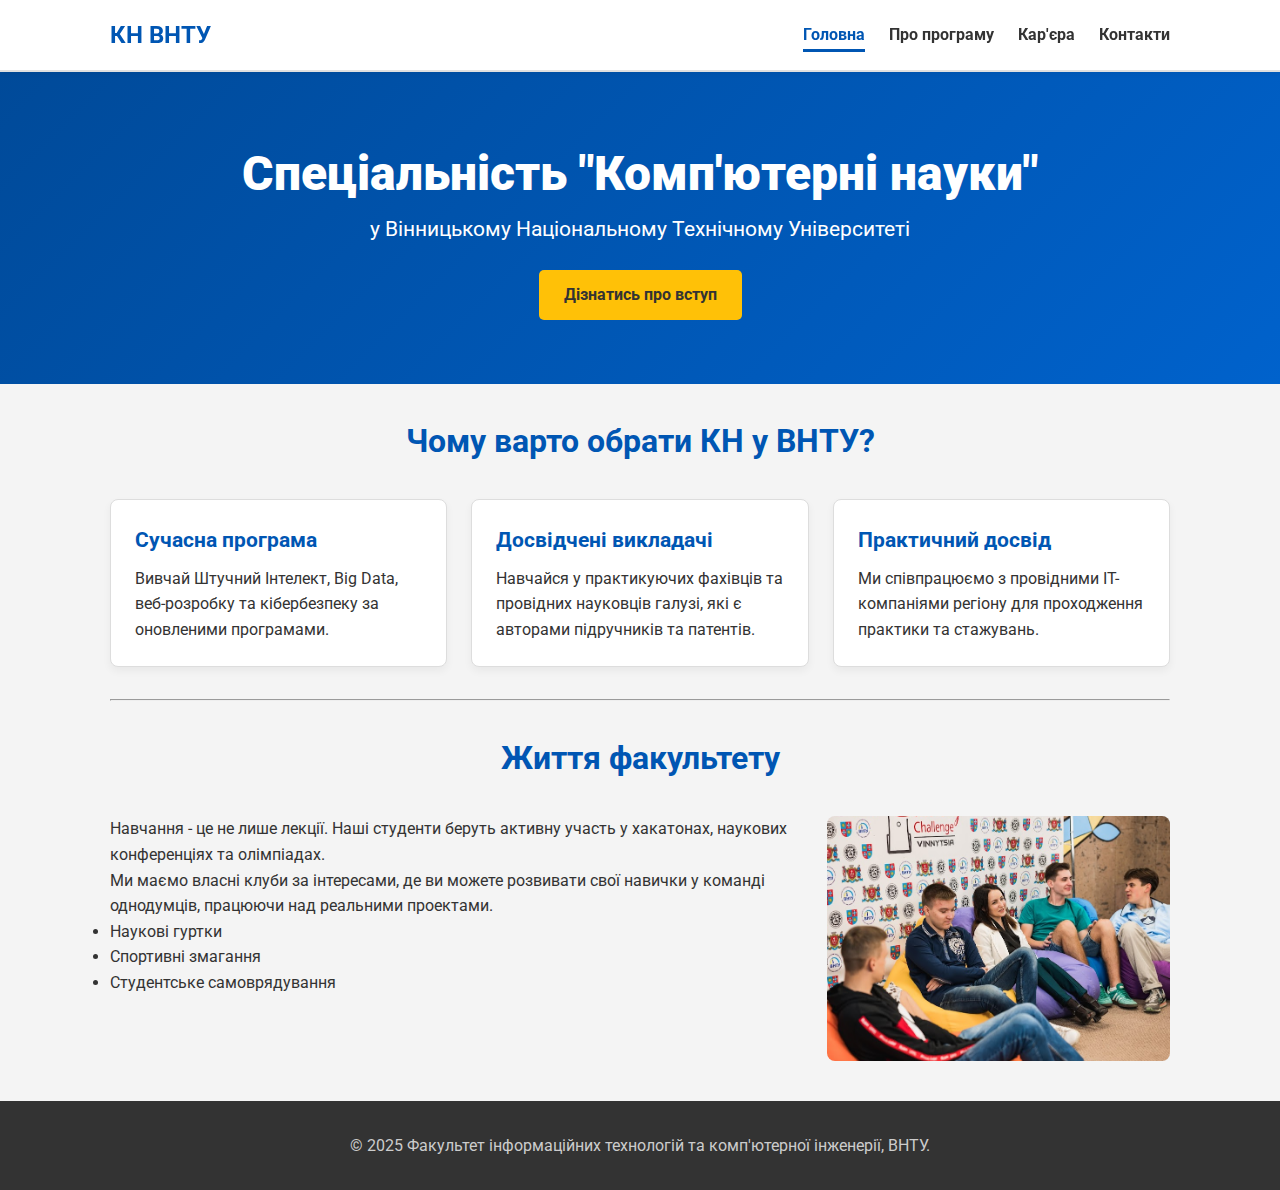
<file: index.html>
<!DOCTYPE html>
<html lang="uk">
<head>
    <meta charset="UTF-8">
    <meta name="viewport" content="width=device-width, initial-scale=1.0">
    <title>Комп'ютерні науки | Головна | ВНТУ</title>
    <link rel="stylesheet" href="style.css">
    <link href="https://fonts.googleapis.com/css2?family=Roboto:wght@400;700;900&display=swap" rel="stylesheet">
</head>
<body>

    <header>
        <div class="container">
            <a href="index.html" class="logo">КН ВНТУ</a>
            <nav>
                <ul>
                    <li class="active"><a href="index.html">Головна</a></li>
                    <li><a href="program.html">Про програму</a></li>
                    <li><a href="career.html">Кар'єра</a></li>
                    <li><a href="contact.html">Контакти</a></li>
                </ul>
            </nav>
        </div>
    </header>

    <section class="hero">
        <h1>Спеціальність "Комп'ютерні науки"</h1>
        <p>у Вінницькому Національному Технічному Університеті</p>
        <a href="https://vntu.edu.ua/uk/admission/i-want-to-study.html" class="cta-button" target="_blank">Дізнатись про вступ</a>
    </section>

    <main class="container">
        <section id="about">
            <h2>Чому варто обрати КН у ВНТУ?</h2>
            <div class="grid-3">
                <div class="card">
                    <h3>Сучасна програма</h3>
                    <p>Вивчай Штучний Інтелект, Big Data, веб-розробку та кібербезпеку за оновленими програмами.</p>
                </div>
                <div class="card">
                    <h3>Досвідчені викладачі</h3>
                    <p>Навчайся у практикуючих фахівців та провідних науковців галузі, які є авторами підручників та патентів.</p>
                </div>
                <div class="card">
                    <h3>Практичний досвід</h3>
                    <p>Ми співпрацюємо з провідними ІТ-компаніями регіону для проходження практики та стажувань.</p>
                </div>
            </div>
        </section>

        <hr>

        <section id="student-life">
            <h2>Життя факультету</h2>
            <div class="content-split">
                <div class="text-content">
                    <p>Навчання - це не лише лекції. Наші студенти беруть активну участь у хакатонах, наукових конференціях та олімпіадах. </p>
                    <p>Ми маємо власні клуби за інтересами, де ви можете розвивати свої навички у команді однодумців, працюючи над реальними проектами.</p>
                    <ul>
                        <li>Наукові гуртки</li>
                        <li>Спортивні змагання</li>
                        <li>Студентське самоврядування</li>
                    </ul>
                </div>
                <div class="image-content">
                    <img src="fff.png" alt="Тут опис вашого зображення">
                    </div>
                </div>
            </div>
        </section>
    </main>

    <footer>
        <p>&copy; 2025 Факультет інформаційних технологій та комп'ютерної інженерії, ВНТУ.</p>
    </footer>

</body>
</html>
</file>
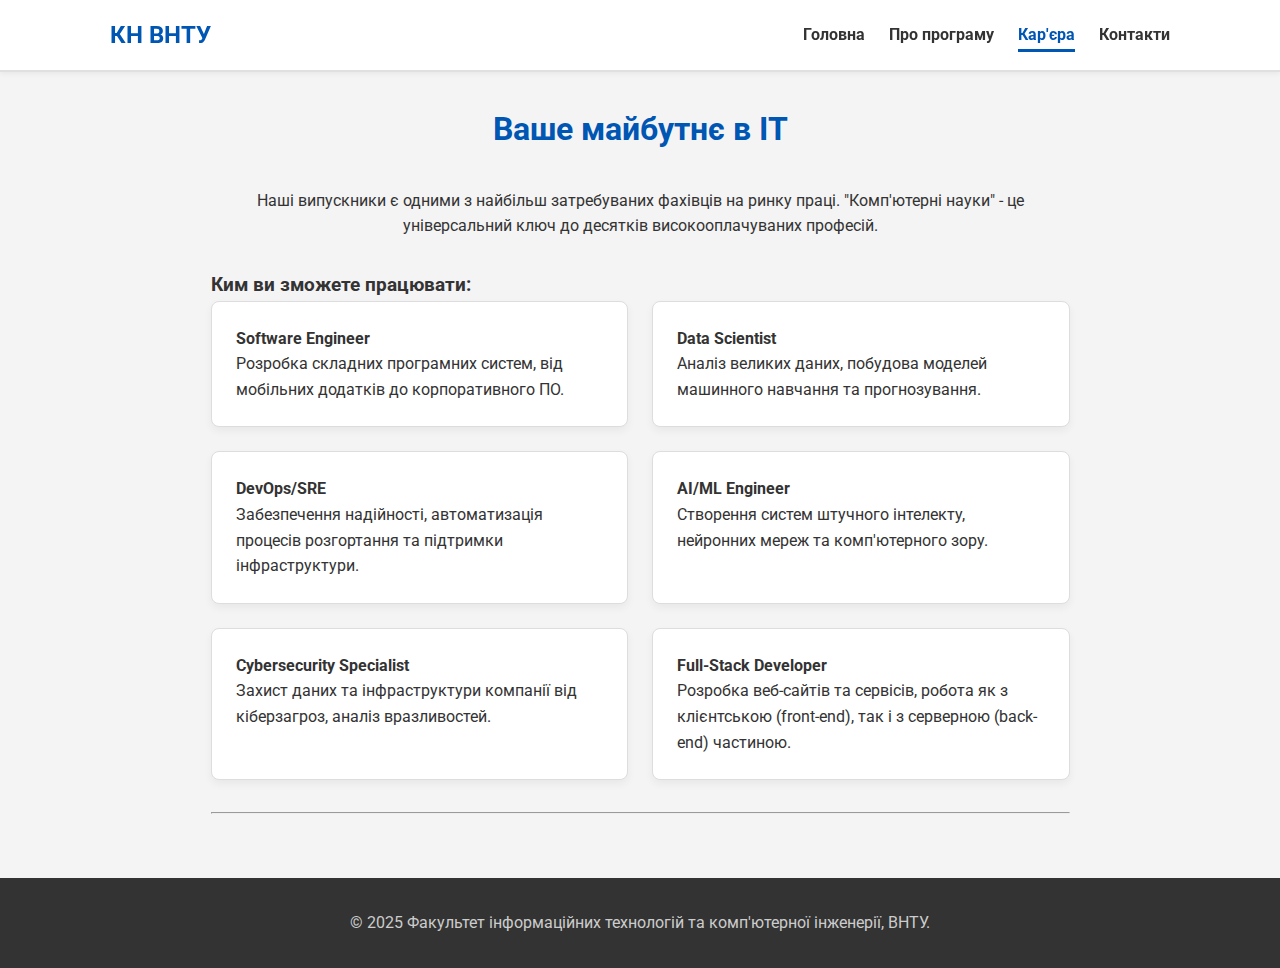
<file: career.html>
<!DOCTYPE html>
<html lang="uk">
<head>
    <meta charset="UTF-8">
    <meta name="viewport" content="width=device-width, initial-scale=1.0">
    <title>Кар'єра | КН ВНТУ</title>
    <link rel="stylesheet" href="style.css">
    <link href="https://fonts.googleapis.com/css2?family=Roboto:wght@400;700;900&display=swap" rel="stylesheet">
</head>
<body>

    <header>
        <div class="container">
            <a href="index.html" class="logo">КН ВНТУ</a>
            <nav>
                <ul>
                    <li><a href="index.html">Головна</a></li>
                    <li><a href="program.html">Про програму</a></li>
                    <li class="active"><a href="career.html">Кар'єра</a></li>
                    <li><a href="contact.html">Контакти</a></li>
                </ul>
            </nav>
        </div>
    </header>

    <main class="container">
        <section id="career-prospects">
            <h2>Ваше майбутнє в IT</h2>
            <p style="text-align: center; max-width: 800px; margin: 0 auto 2rem auto;">Наші випускники є одними з найбільш затребуваних фахівців на ринку праці. "Комп'ютерні науки" - це універсальний ключ до десятків високооплачуваних професій.</p>
            
            <h3>Ким ви зможете працювати:</h3>
            <div class="grid-3">
                <div class="card">
                    <h4>Software Engineer</h4>
                    <p>Розробка складних програмних систем, від мобільних додатків до корпоративного ПО.</p>
                </div>
                <div class="card">
                    <h4>Data Scientist</h4>
                    <p>Аналіз великих даних, побудова моделей машинного навчання та прогнозування.</p>
                </div>
                <div class="card">
                    <h4>DevOps/SRE</h4>
                    <p>Забезпечення надійності, автоматизація процесів розгортання та підтримки інфраструктури.</p>
                </div>
                <div class="card">
                    <h4>AI/ML Engineer</h4>
                    <p>Створення систем штучного інтелекту, нейронних мереж та комп'ютерного зору.</p>
                </div>
                <div class="card">
                    <h4>Cybersecurity Specialist</h4>
                    <p>Захист даних та інфраструктури компанії від кіберзагроз, аналіз вразливостей.</p>
                </div>
                <div class="card">
                    <h4>Full-Stack Developer</h4>
                    <p>Розробка веб-сайтів та сервісів, робота як з клієнтською (front-end), так і з серверною (back-end) частиною.</p>
                </div>
            </div>
        </section>

        <hr>

        <section id="partners">
            
            </div>
        </section>
    </main>

    <footer>
        <p>&copy; 2025 Факультет інформаційних технологій та комп'ютерної інженерії, ВНТУ.</p>
    </footer>

</body>
</html>
</file>
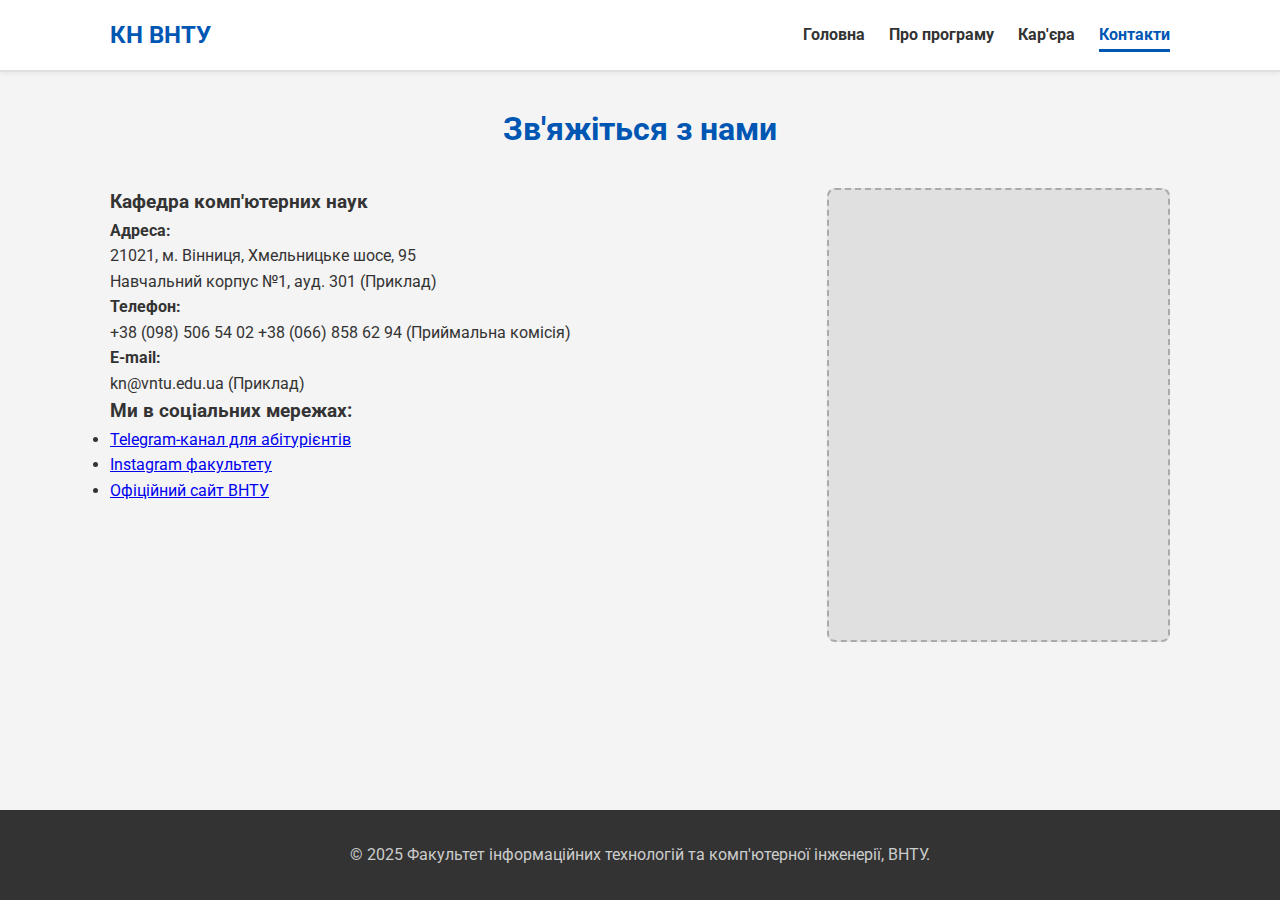
<file: contact.html>
<!DOCTYPE html>
<html lang="uk">
<head>
    <meta charset="UTF-8">
    <meta name="viewport" content="width=device-width, initial-scale=1.0">
    <title>Контакти | КН ВНТУ</title>
    <link rel="stylesheet" href="style.css">
    <link href="https://fonts.googleapis.com/css2?family=Roboto:wght@400;700;900&display=swap" rel="stylesheet">
</head>
<body>

    <header>
        <div class="container">
            <a href="index.html" class="logo">КН ВНТУ</a>
            <nav>
                <ul>
                    <li><a href="index.html">Головна</a></li>
                    <li><a href="program.html">Про програму</a></li>
                    <li><a href="career.html">Кар'єра</a></li>
                    <li class="active"><a href="contact.html">Контакти</a></li>
                </ul>
            </nav>
        </div>
    </header>

    <main class="container">
        <section id="contact-info">
            <h2>Зв'яжіться з нами</h2>
            <div class="content-split">
                <div class="text-content">
                    <h3>Кафедра комп'ютерних наук</h3>
                    <p><strong>Адреса:</strong><br>
                        21021, м. Вінниця, Хмельницьке шосе, 95<br>
                        Навчальний корпус №1, ауд. 301 (Приклад)
                    </p>
                    <p><strong>Телефон:</strong><br>
                        +38 (098) 506 54 02
                        +38 (066) 858 62 94 (Приймальна комісія)
                    </p>
                    <p><strong>E-mail:</strong><br>
                        kn@vntu.edu.ua (Приклад)
                    </p>

                    <h3>Ми в соціальних мережах:</h3>
                    <ul>
                        <li><a href="#">Telegram-канал для абітурієнтів</a></li>
                        <li><a href="#">Instagram факультету</a></li>
                        <li><a href="#">Офіційний сайт ВНТУ</a></li>
                    </ul>
                </div>
                <div class="image-content">
                    <div class="img-placeholder" style="min-height: 400px;">
                        <iframe src="https://www.google.com/maps/embed?pb=!1m18!1m12!1m3!1d5157.6365793937675!2d28.415112838581024!3d49.23133753952259!2m3!1f0!2f0!3f0!3m2!1i1024!2i768!4f13.1!3m3!1m2!1s0x472d5c5eb3978a07%3A0x591bf4ded045dfa!2z0JLRltC90L3QuNGG0YzQutC40Lkg0L3QsNGG0ZbQvtC90LDQu9GM0L3QuNC5INGC0LXRhdC90ZbRh9C90LjQuSDRg9C90ZbQstC10YDRgdC40YLQtdGC!5e0!3m2!1suk!2sua!4v1761763340447!5m2!1suk!2sua" width="600" height="450" style="border:0;" allowfullscreen="" loading="lazy" referrerpolicy="no-referrer-when-downgrade"></iframe>
                    </div>
                </div>
            </div>
        </section>
    </main>

    <footer>
        <p>&copy; 2025 Факультет інформаційних технологій та комп'ютерної інженерії, ВНТУ.</p>
    </footer>

</body>
</html>
</file>
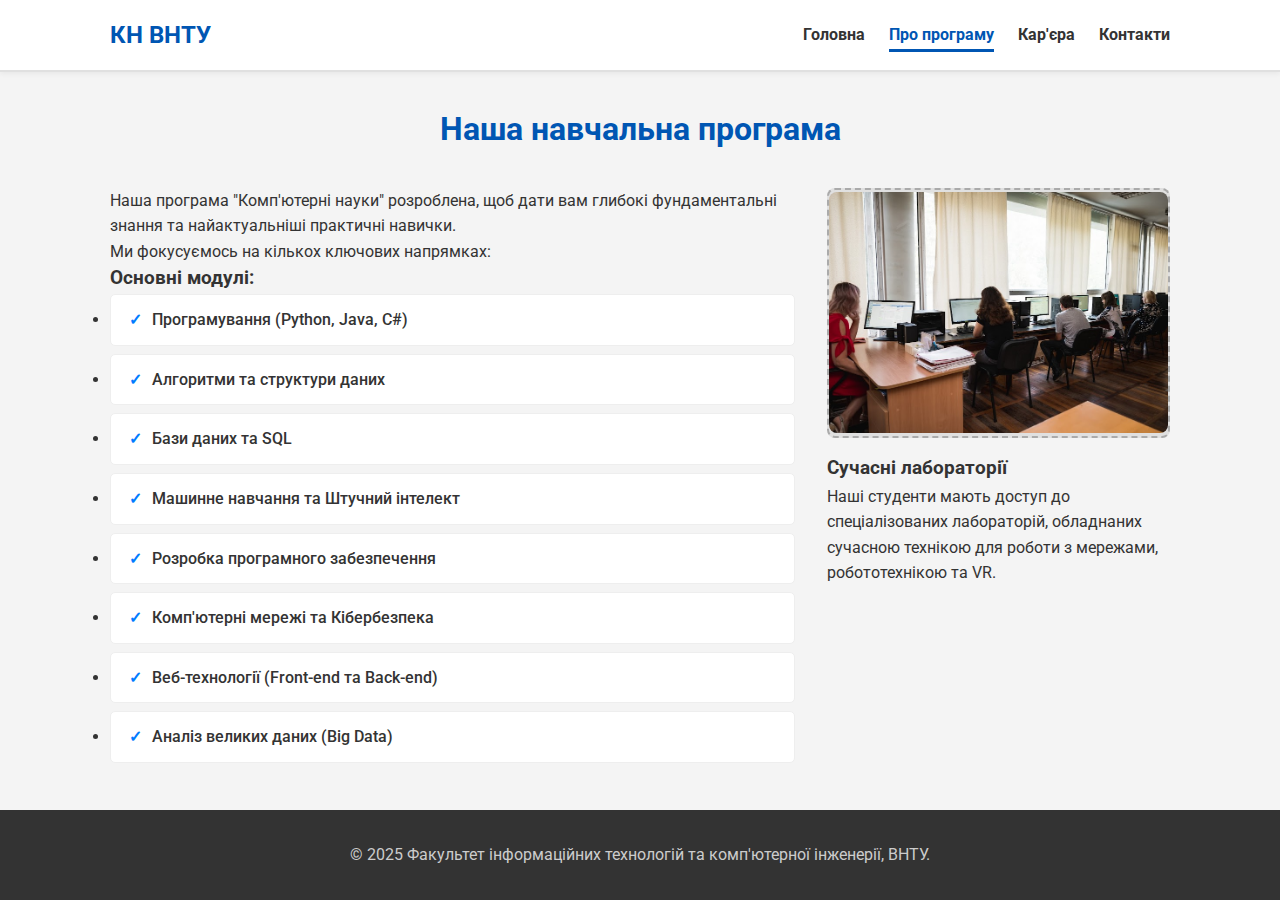
<file: program.html>
<!DOCTYPE html>
<html lang="uk">
<head>
    <meta charset="UTF-8">
    <meta name="viewport" content="width=device-width, initial-scale=1.0">
    <title>Про програму | КН ВНТУ</title>
    <link rel="stylesheet" href="style.css">
    <link href="https://fonts.googleapis.com/css2?family=Roboto:wght@400;700;900&display=swap" rel="stylesheet">
</head>
<body>

    <header>
        <div class="container">
            <a href="index.html" class="logo">КН ВНТУ</a>
            <nav>
                <ul>
                    <li><a href="index.html">Головна</a></li>
                    <li class="active"><a href="program.html">Про програму</a></li>
                    <li><a href="career.html">Кар'єра</a></li>
                    <li><a href="contact.html">Контакти</a></li>
                </ul>
            </nav>
        </div>
    </header>

    <main class="container">
        <section id="program-details">
            <h2>Наша навчальна програма</h2>
            <div class="content-split">
                <div class="text-content">
                    <p>Наша програма "Комп'ютерні науки" розроблена, щоб дати вам глибокі фундаментальні знання та найактуальніші практичні навички.</p>
                    <p>Ми фокусуємось на кількох ключових напрямках:</p>
                    
                    <h3>Основні модулі:</h3>
                    <ul class="curriculum-list">
                        <li>Програмування (Python, Java, C#)</li>
                        <li>Алгоритми та структури даних</li>
                        <li>Бази даних та SQL</li>
                        <li>Машинне навчання та Штучний інтелект</li>
                        <li>Розробка програмного забезпечення</li>
                        <li>Комп'ютерні мережі та Кібербезпека</li>
                        <li>Веб-технології (Front-end та Back-end)</li>
                        <li>Аналіз великих даних (Big Data)</li>
                    </ul>
                </div>
                <div class="image-content">
                    <div class="img-placeholder">
                        <img src="CLASS.png">
                        
                    </div>
                    <h3>Сучасні лабораторії</h3>
                    <p>Наші студенти мають доступ до спеціалізованих лабораторій, обладнаних сучасною технікою для роботи з мережами, робототехнікою та VR.</p>
                </div>
            </div>
        </section>
    </main>

    <footer>
        <p>&copy; 2025 Факультет інформаційних технологій та комп'ютерної інженерії, ВНТУ.</p>
    </footer>

</body>
</html>
</file>
<file: style.css>
/* ======== Глобальні Налаштування ======== */
* {
    box-sizing: border-box;
    margin: 0;
    padding: 0;
}

body {
    font-family: 'Roboto', sans-serif;
    line-height: 1.6;
    background-color: #f4f4f4;
    color: #333;
    display: flex;
    flex-direction: column;
    min-height: 100vh;
}

.container {
    max-width: 1100px;
    margin: auto;
    padding: 0 20px;
}

main {
    flex-grow: 1; /* Притискає футер до низу */
    padding-bottom: 2rem;
}

img {
    max-width: 100%;
    height: auto;
    border-radius: 8px;
}

/* ======== Хедер (Шапка) та Навігація ======== */
header {
    background: #ffffff;
    border-bottom: 2px solid #e0e0e0;
    padding: 1rem 0;
    position: sticky;
    top: 0;
    z-index: 100;
    box-shadow: 0 2px 5px rgba(0,0,0,0.05);
}

header .container {
    display: flex;
    justify-content: space-between;
    align-items: center;
}

.logo {
    font-size: 1.5rem;
    font-weight: 700;
    color: #0056b3; /* Фірмовий синій ВНТУ */
    text-decoration: none;
}

nav ul {
    list-style: none;
    display: flex;
}

nav li {
    margin-left: 1.5rem;
}

nav a {
    text-decoration: none;
    color: #333;
    font-weight: 700;
    padding: 5px 0;
    transition: color 0.2s;
}

nav a:hover {
    color: #007bff;
}

/* Виділяємо активну сторінку */
nav li.active a {
    color: #0056b3;
    border-bottom: 3px solid #0056b3;
}

/* ======== Головний Екран (Hero) ======== */
.hero {
    background: linear-gradient(135deg, #004a99, #0062cc);
    color: #ffffff;
    padding: 4rem 0;
    text-align: center;
}

.hero h1 {
    font-size: 3rem;
    font-weight: 900;
}

.hero p {
    font-size: 1.3rem;
    margin-bottom: 1.5rem;
}

.cta-button {
    display: inline-block;
    background-color: #ffc107;
    color: #333;
    padding: 12px 25px;
    font-size: 1rem;
    font-weight: 700;
    text-decoration: none;
    border-radius: 5px;
    transition: transform 0.2s ease, background-color 0.2s ease;
}

.cta-button:hover {
    background-color: #ffca2c;
    transform: scale(1.05);
}

/* ======== Секції та Картки ======== */
section {
    padding: 2rem 0;
}

h2 {
    color: #0056b3;
    text-align: center;
    font-size: 2rem;
    margin-bottom: 2rem;
}

.grid-3 {
    display: grid;
    grid-template-columns: repeat(auto-fit, minmax(300px, 1fr));
    gap: 1.5rem;
}

.card {
    background: #ffffff;
    border: 1px solid #ddd;
    border-radius: 8px;
    padding: 1.5rem;
    box-shadow: 0 4px 8px rgba(0,0,0,0.05);
}

.card h3 {
    color: #0056b3;
    font-size: 1.3rem;
    margin-bottom: 0.5rem;
}

/* ======== Заглушки для фото ======== */
.img-placeholder {
    width: 100%;
    min-height: 250px;
    background: #e0e0e0;
    border: 2px dashed #aaa;
    display: flex;
    align-items: center;
    justify-content: center;
    text-align: center;
    color: #777;
    font-weight: 700;
    border-radius: 8px;
    margin-bottom: 1rem;
}

/* ======== Специфічні стилі для сторінок ======== */
.content-split {
    display: flex;
    gap: 2rem;
    align-items: flex-start;
}

.content-split .text-content {
    flex: 2;
}

.content-split .image-content {
    flex: 1;
    min-width: 300px;
}

/* Список дисциплін */
.curriculum-list li {
    background: #fff;
    border: 1px solid #eee;
    margin-bottom: 8px;
    padding: 12px 18px;
    border-radius: 5px;
    font-weight: 500;
}
.curriculum-list li::before {
    content: '✓';
    color: #007bff;
    font-weight: bold;
    margin-right: 10px;
}

/* Контактна форма (базово) */
.contact-form label {
    display: block;
    margin-top: 1rem;
    font-weight: 700;
}
.contact-form input,
.contact-form textarea {
    width: 100%;
    padding: 10px;
    margin-top: 5px;
    border: 1px solid #ccc;
    border-radius: 5px;
}

.contact-form button {
    margin-top: 1rem;
}

/* ======== Футер (Підвал) ======== */
footer {
    background: #333;
    color: #ccc;
    text-align: center;
    padding: 2rem 0;
    margin-top: auto; /* Притискає футер до низу */
}
</file>
